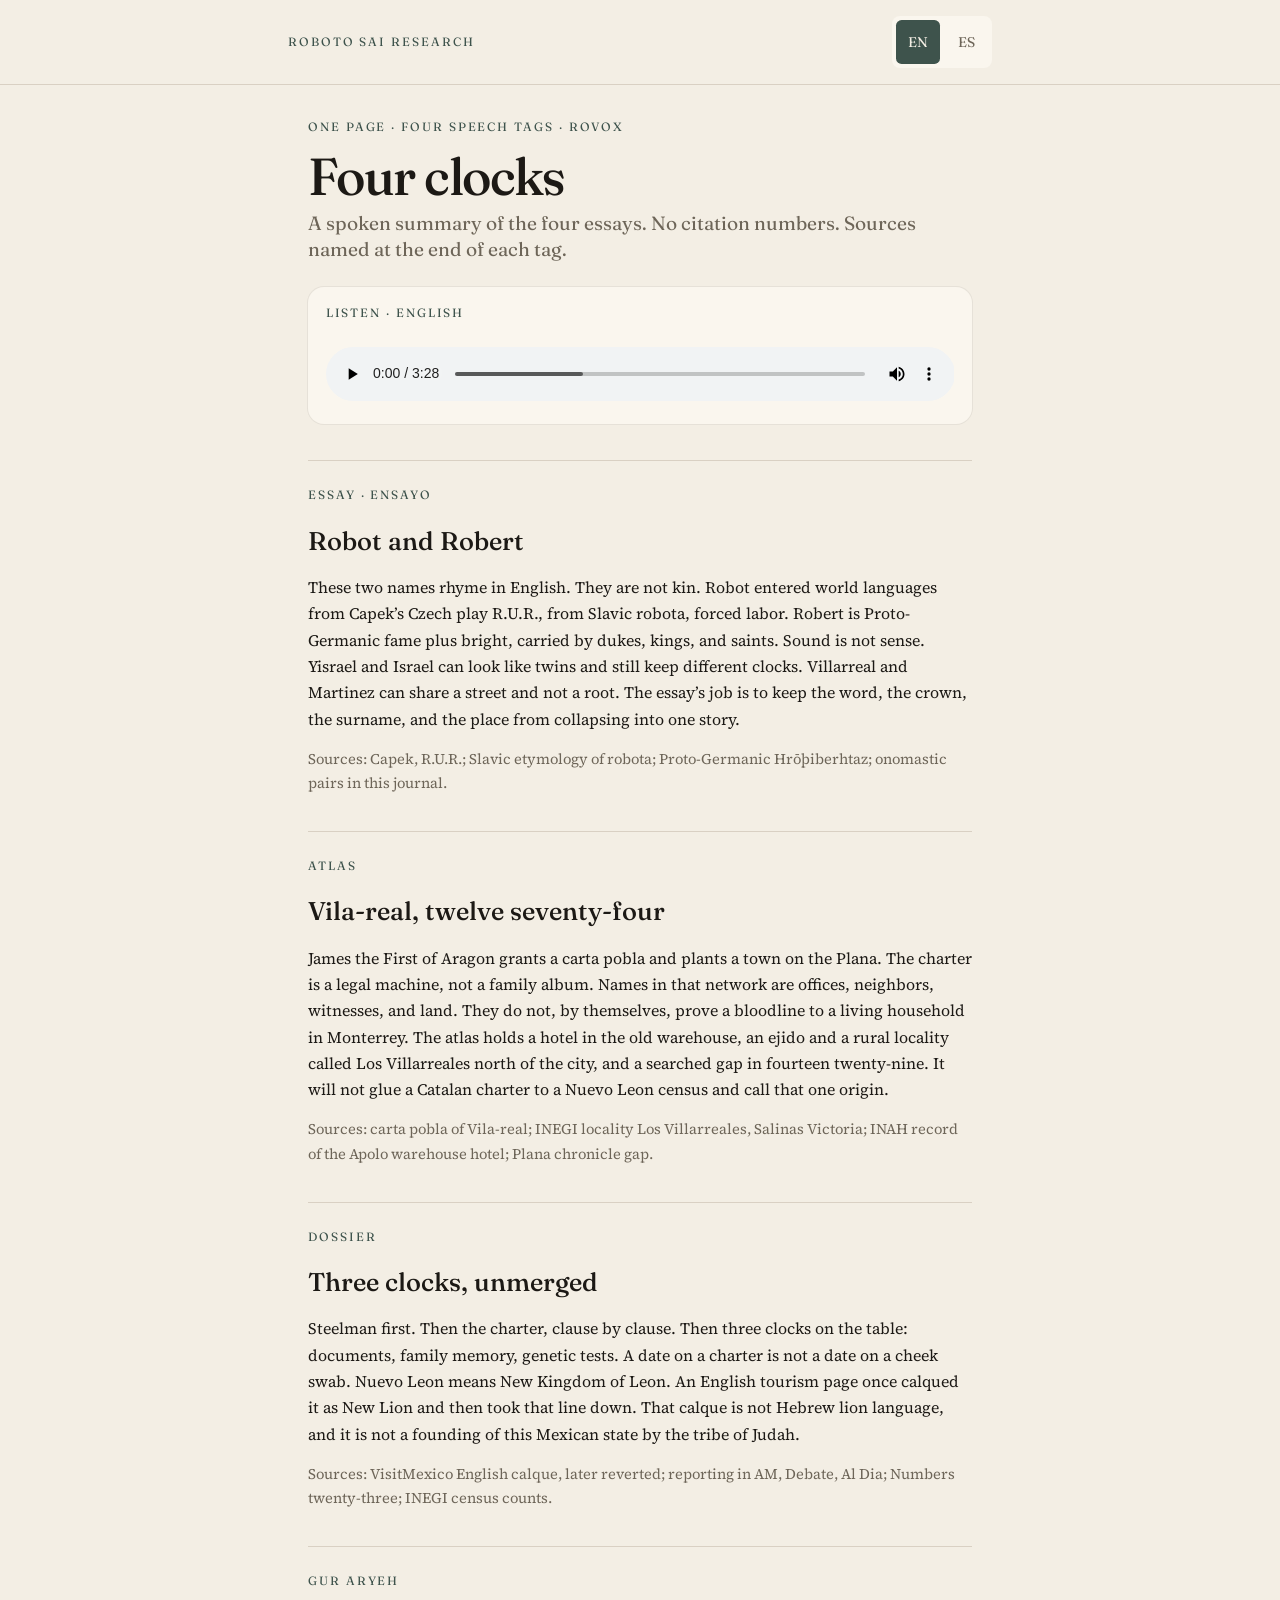
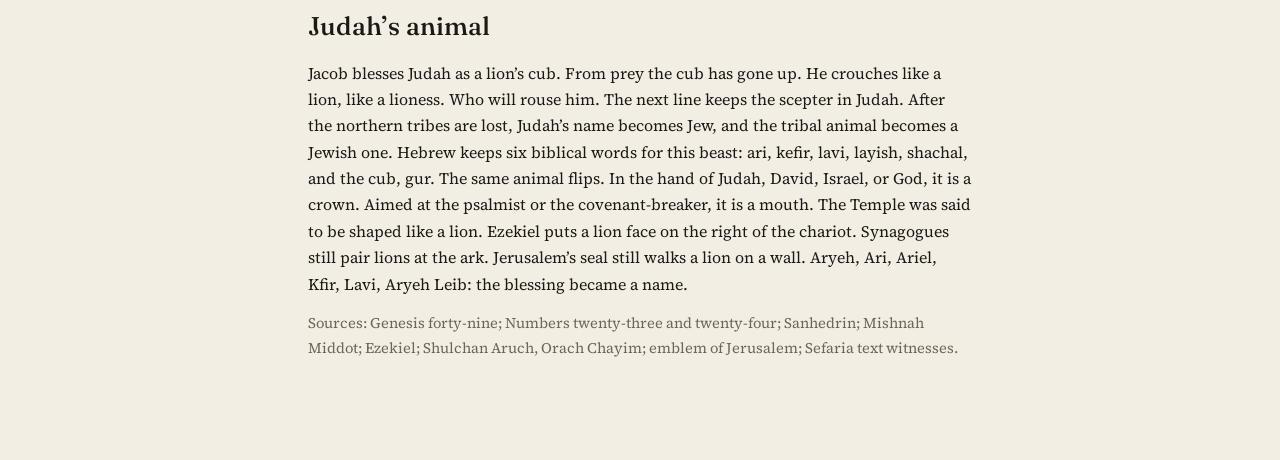
<file: artifacts/summary/index.html>
<!DOCTYPE html>
<html lang="en">
<head>
  <meta charset="utf-8" />
  <meta name="viewport" content="width=device-width, initial-scale=1" />
  <title>Four clocks — Roboto SAI Research</title>
  <link rel="preconnect" href="https://fonts.googleapis.com" />
  <link rel="preconnect" href="https://fonts.gstatic.com" crossorigin />
  <link href="https://fonts.googleapis.com/css2?family=Fraunces:opsz,wght@9..144,500;9..144,600&family=Source+Serif+4:opsz,wght@8..60,400;8..60,600&display=swap" rel="stylesheet" />
  <style>
    :root {
      --bg: #f3eee4;
      --surface: #faf6ee;
      --wash: #ebe4d6;
      --fg: #1c1915;
      --muted: #6d6558;
      --primary: #3e534c;
      --primary-fg: #f3eee4;
      --border: #d9d0c3;
      --display: "Fraunces", Palatino, serif;
      --serif: "Source Serif 4", Georgia, serif;
    }
    * { box-sizing: border-box; }
    html { scroll-behavior: smooth; }
    body {
      margin: 0;
      background: var(--bg);
      color: var(--fg);
      font-family: var(--serif);
      line-height: 1.65;
    }
    header {
      border-bottom: 1px solid var(--border);
      padding: 1rem 1.25rem;
    }
    .bar {
      max-width: 44rem;
      margin: 0 auto;
      display: flex;
      flex-wrap: wrap;
      gap: 0.75rem;
      align-items: center;
      justify-content: space-between;
    }
    .kicker {
      font-family: var(--display);
      font-size: 0.75rem;
      letter-spacing: 0.16em;
      text-transform: uppercase;
      color: var(--primary);
      margin: 0;
    }
    .lang {
      display: flex;
      gap: 0.25rem;
      background: var(--surface);
      padding: 0.25rem;
      border-radius: 0.5rem;
    }
    .lang button {
      min-height: 44px;
      min-width: 44px;
      border: 0;
      border-radius: 0.35rem;
      background: transparent;
      color: var(--muted);
      font-family: var(--display);
      font-size: 0.875rem;
      cursor: pointer;
    }
    .lang button[aria-pressed="true"] {
      background: var(--primary);
      color: var(--primary-fg);
    }
    main { max-width: 44rem; margin: 0 auto; padding: 2rem 1.25rem 4rem; }
    h1 {
      font-family: var(--display);
      font-weight: 500;
      font-size: clamp(2rem, 5vw, 3.25rem);
      letter-spacing: -0.03em;
      line-height: 1.05;
      margin: 0.75rem 0 0.5rem;
    }
    .lede { color: var(--muted); font-family: var(--display); font-size: 1.2rem; line-height: 1.35; }
    .player {
      margin: 1.5rem 0 2rem;
      padding: 1rem 1.1rem;
      background: var(--surface);
      border-radius: 1rem;
      box-shadow: 0 0 0 1px rgba(28,25,21,0.06);
    }
    audio { width: 100%; margin-top: 0.6rem; }
    .tag {
      font-family: var(--display);
      font-size: 0.75rem;
      letter-spacing: 0.16em;
      text-transform: uppercase;
      color: var(--primary);
    }
    article { margin: 2.25rem 0; padding-top: 1.5rem; border-top: 1px solid var(--border); }
    h2 {
      font-family: var(--display);
      font-weight: 500;
      font-size: 1.6rem;
      margin: 0.35rem 0 0.75rem;
    }
    p { margin: 0 0 0.9rem; }
    .sources { font-size: 0.92rem; color: var(--muted); }
    .sources a { color: var(--primary); }
    [data-lang] { display: none; }
    html[lang="en"] [data-lang="en"],
    html[lang="es"] [data-lang="es"] { display: block; }
    html[lang="es"] [data-lang="es"].inline,
    html[lang="en"] [data-lang="en"].inline { display: inline; }
  </style>
</head>
<body>
  <header>
    <div class="bar">
      <p class="kicker">Roboto SAI Research</p>
      <div class="lang" role="group" aria-label="Language">
        <button type="button" data-set-lang="en" aria-pressed="true">EN</button>
        <button type="button" data-set-lang="es" aria-pressed="false">ES</button>
      </div>
    </div>
  </header>
  <main>
    <p class="kicker" data-lang="en">One page · four speech tags · RoVox</p>
    <p class="kicker" data-lang="es">Una pagina · cuatro etiquetas de voz · RoVox</p>
    <h1 data-lang="en">Four clocks</h1>
    <h1 data-lang="es">Cuatro relojes</h1>
    <p class="lede" data-lang="en">A spoken summary of the four essays. No citation numbers. Sources named at the end of each tag.</p>
    <p class="lede" data-lang="es">Un resumen hablado de los cuatro ensayos. Sin numeros de cita. Fuentes al pie de cada etiqueta.</p>

    <div class="player">
      <p class="tag" data-lang="en">Listen · English</p>
      <p class="tag" data-lang="es">Escuchar · Espanol</p>
      <audio id="player-en" controls preload="metadata" src="../speech/summary-en.mp3"></audio>
      <audio id="player-es" controls preload="metadata" src="../speech/summary-es.mp3" hidden></audio>
    </div>

    <article>
      <p class="tag">Essay · Ensayo</p>
      <h2 data-lang="en">Robot and Robert</h2>
      <h2 data-lang="es">Robot y Robert</h2>
      <p data-lang="en">These two names rhyme in English. They are not kin. Robot entered world languages from Capek’s Czech play R.U.R., from Slavic robota, forced labor. Robert is Proto-Germanic fame plus bright, carried by dukes, kings, and saints. Sound is not sense. Yisrael and Israel can look like twins and still keep different clocks. Villarreal and Martinez can share a street and not a root. The essay’s job is to keep the word, the crown, the surname, and the place from collapsing into one story.</p>
      <p data-lang="es">Estos dos nombres riman en ingles. No son parientes. Robot entro a las lenguas del mundo desde la obra checa R.U.R. de Capek, del eslavo robota, trabajo forzado. Robert viene del proto-germanico: fama mas brillante, llevado por duques, reyes y santos. El sonido no es el sentido. Yisrael e Israel pueden parecer gemelos y guardar relojes distintos. Villarreal y Martinez pueden compartir una calle y no una raiz. El oficio del ensayo es no dejar que la palabra, la corona, el apellido y el lugar se vuelvan un solo relato.</p>
      <p class="sources" data-lang="en">Sources: Capek, R.U.R.; Slavic etymology of robota; Proto-Germanic Hrōþiberhtaz; onomastic pairs in this journal.</p>
      <p class="sources" data-lang="es">Fuentes: Capek, R.U.R.; etimologia eslava de robota; proto-germanico Hrōþiberhtaz; pares onomasticos de esta revista.</p>
    </article>

    <article>
      <p class="tag">Atlas</p>
      <h2 data-lang="en">Vila-real, twelve seventy-four</h2>
      <h2 data-lang="es">Vila-real, mil doscientos setenta y cuatro</h2>
      <p data-lang="en">James the First of Aragon grants a carta pobla and plants a town on the Plana. The charter is a legal machine, not a family album. Names in that network are offices, neighbors, witnesses, and land. They do not, by themselves, prove a bloodline to a living household in Monterrey. The atlas holds a hotel in the old warehouse, an ejido and a rural locality called Los Villarreales north of the city, and a searched gap in fourteen twenty-nine. It will not glue a Catalan charter to a Nuevo Leon census and call that one origin.</p>
      <p data-lang="es">Jaime Primero de Aragon otorga una carta puebla y planta una villa en la Plana. La carta es una maquina legal, no un album de familia. Los nombres de esa red son oficios, vecinos, testigos y tierra. Por si solos no prueban una linea de sangre hasta una casa viva en Monterrey. El atlas guarda un hotel en la antigua bodega, un ejido y una localidad rural llamada Los Villarreales al norte de la ciudad, y un hueco buscado en mil cuatrocientos veintinueve. No pega una carta catalana a un censo de Nuevo Leon para llamarlo un solo origen.</p>
      <p class="sources" data-lang="en">Sources: carta pobla of Vila-real; INEGI locality Los Villarreales, Salinas Victoria; INAH record of the Apolo warehouse hotel; Plana chronicle gap.</p>
      <p class="sources" data-lang="es">Fuentes: carta puebla de Vila-real; localidad INEGI Los Villarreales, Salinas Victoria; ficha INAH del hotel en la bodega Apolo; hueco de la cronica de la Plana.</p>
    </article>

    <article>
      <p class="tag">Dossier</p>
      <h2 data-lang="en">Three clocks, unmerged</h2>
      <h2 data-lang="es">Tres relojes, sin fundir</h2>
      <p data-lang="en">Steelman first. Then the charter, clause by clause. Then three clocks on the table: documents, family memory, genetic tests. A date on a charter is not a date on a cheek swab. Nuevo Leon means New Kingdom of Leon. An English tourism page once calqued it as New Lion and then took that line down. That calque is not Hebrew lion language, and it is not a founding of this Mexican state by the tribe of Judah.</p>
      <p data-lang="es">Primero el steelman. Luego la carta, clausula por clausula. Luego tres relojes sobre la mesa: documentos, memoria de familia, pruebas geneticas. La fecha de una carta no es la fecha de un hisopo. Nuevo Leon significa Nuevo Reino de Leon. Una pagina turistica en ingles alguna vez lo calco como New Lion y luego quito esa linea. Ese calco no es la lengua hebrea del leon, y no es una fundacion de este estado mexicano por la tribu de Juda.</p>
      <p class="sources" data-lang="en">Sources: VisitMexico English calque, later reverted; reporting in AM, Debate, Al Dia; Numbers twenty-three; INEGI census counts.</p>
      <p class="sources" data-lang="es">Fuentes: calco ingles de VisitMexico, luego revertido; notas en AM, Debate, Al Dia; Numeros veintitres; conteos INEGI.</p>
    </article>

    <article>
      <p class="tag">Gur Aryeh</p>
      <h2 data-lang="en">Judah’s animal</h2>
      <h2 data-lang="es">El animal de Juda</h2>
      <p data-lang="en">Jacob blesses Judah as a lion’s cub. From prey the cub has gone up. He crouches like a lion, like a lioness. Who will rouse him. The next line keeps the scepter in Judah. After the northern tribes are lost, Judah’s name becomes Jew, and the tribal animal becomes a Jewish one. Hebrew keeps six biblical words for this beast: ari, kefir, lavi, layish, shachal, and the cub, gur. The same animal flips. In the hand of Judah, David, Israel, or God, it is a crown. Aimed at the psalmist or the covenant-breaker, it is a mouth. The Temple was said to be shaped like a lion. Ezekiel puts a lion face on the right of the chariot. Synagogues still pair lions at the ark. Jerusalem’s seal still walks a lion on a wall. Aryeh, Ari, Ariel, Kfir, Lavi, Aryeh Leib: the blessing became a name.</p>
      <p data-lang="es">Jacob bendice a Juda como cachorro de leon. De la presa el cachorro ha subido. Se agacha como leon, como leona. Quien lo despertara. La linea siguiente deja el cetro en Juda. Cuando se pierden las tribus del norte, el nombre de Juda se vuelve judio, y el animal de la tribu se vuelve un animal judio. El hebreo guarda seis palabras biblicas para esta fiera: ari, kefir, lavi, layish, shachal, y el cachorro, gur. El mismo animal se voltea. En la mano de Juda, de David, de Israel o de Dios, es corona. Apuntado al salmista o al que rompe el pacto, es boca. Se decia que el Templo tenia forma de leon. Ezequiel pone cara de leon a la derecha del carro. Las sinagogas siguen poniendo leones junto al arca. El sello de Jerusalen todavia camina un leon sobre un muro. Aryeh, Ari, Ariel, Kfir, Lavi, Aryeh Leib: la bendicion se volvio nombre.</p>
      <p class="sources" data-lang="en">Sources: Genesis forty-nine; Numbers twenty-three and twenty-four; Sanhedrin; Mishnah Middot; Ezekiel; Shulchan Aruch, Orach Chayim; emblem of Jerusalem; Sefaria text witnesses.</p>
      <p class="sources" data-lang="es">Fuentes: Genesis cuarenta y nueve; Numeros veintitres y veinticuatro; Sanedrin; Mishna Midot; Ezequiel; Shuljan Aruj, Oraj Jaim; sello de Jerusalen; testigos de texto en Sefaria.</p>
    </article>
  </main>
  <script>
    const root = document.documentElement;
    const enAudio = document.getElementById("player-en");
    const esAudio = document.getElementById("player-es");
    function setLang(lang) {
      root.lang = lang;
      localStorage.setItem("rs-lang", lang);
      document.querySelectorAll("[data-set-lang]").forEach((btn) => {
        btn.setAttribute("aria-pressed", String(btn.getAttribute("data-set-lang") === lang));
      });
      const show = lang === "es" ? esAudio : enAudio;
      const hide = lang === "es" ? enAudio : esAudio;
      hide.pause();
      hide.hidden = true;
      show.hidden = false;
    }
    document.querySelectorAll("[data-set-lang]").forEach((btn) => {
      btn.addEventListener("click", () => setLang(btn.getAttribute("data-set-lang")));
    });
    setLang(localStorage.getItem("rs-lang") === "es" ? "es" : "en");
  </script>
</body>
</html>
</file>
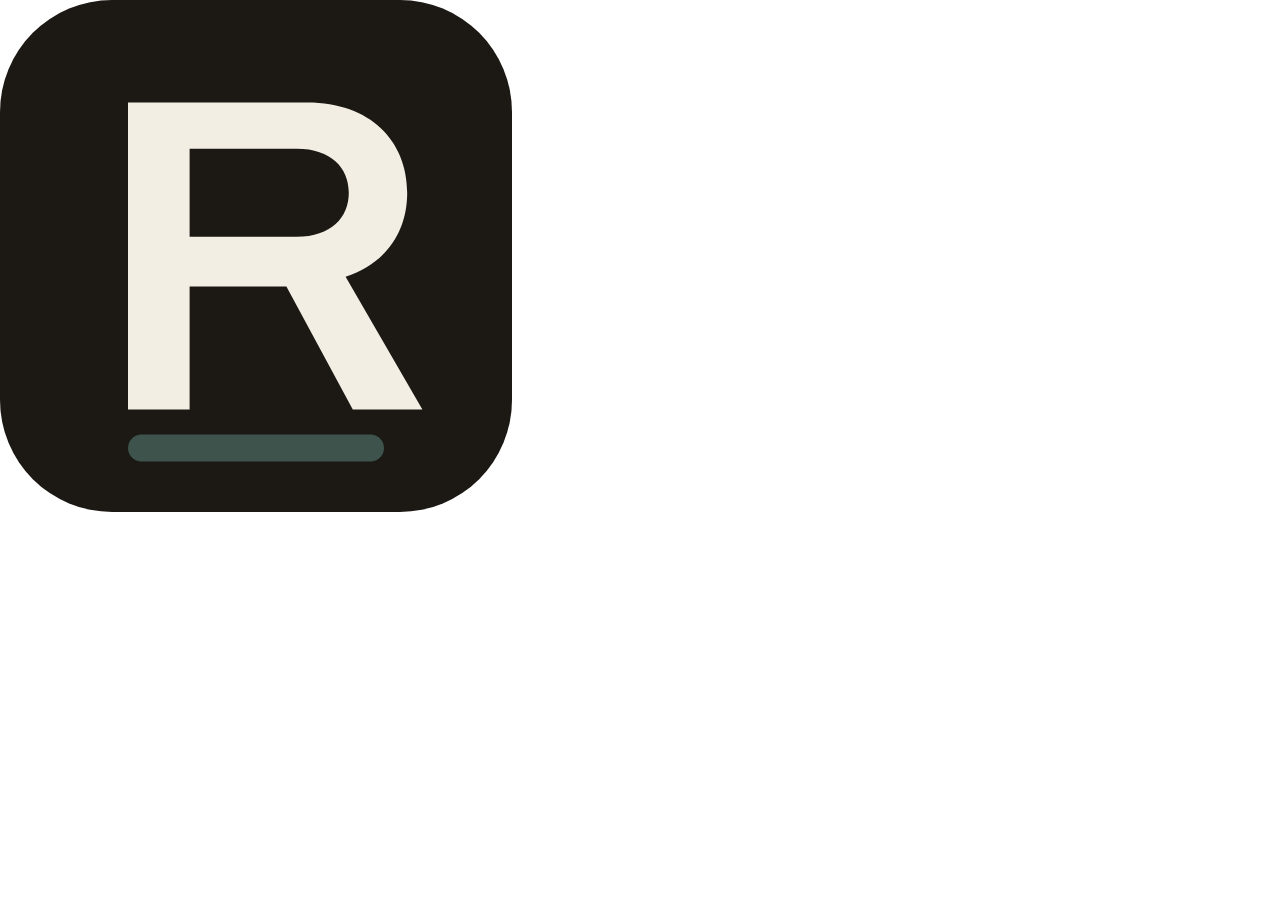
<file: .grok/brand/favicon.html>
<!DOCTYPE html>
<html>
<head>
<meta charset="utf-8">
<style>
  html, body { margin: 0; padding: 0; background: #fff; }
  body { width: 512px; height: 512px; }
  svg { width: 512px; height: 512px; display: block; }
</style>
</head>
<body>
<svg xmlns="http://www.w3.org/2000/svg" viewBox="0 0 32 32">
  <rect width="32" height="32" rx="7" fill="#1c1915"/>
  <path fill="#f3eee4" fill-rule="evenodd" d="M8 6.4h11.2c3.95 0 6.25 2.4 6.25 5.65 0 2.5-1.4 4.45-3.85 5.25L26.4 25.6h-4.35l-4.15-7.7H11.85V25.6H8V6.4zm3.85 2.9v5.5h6.7c2.15 0 3.25-1.2 3.25-2.75s-1.1-2.75-3.25-2.75h-6.7z"/>
  <rect x="8" y="27.15" width="16" height="1.7" rx="0.85" fill="#3e534c"/>
</svg>
</body>
</html>
</file>
